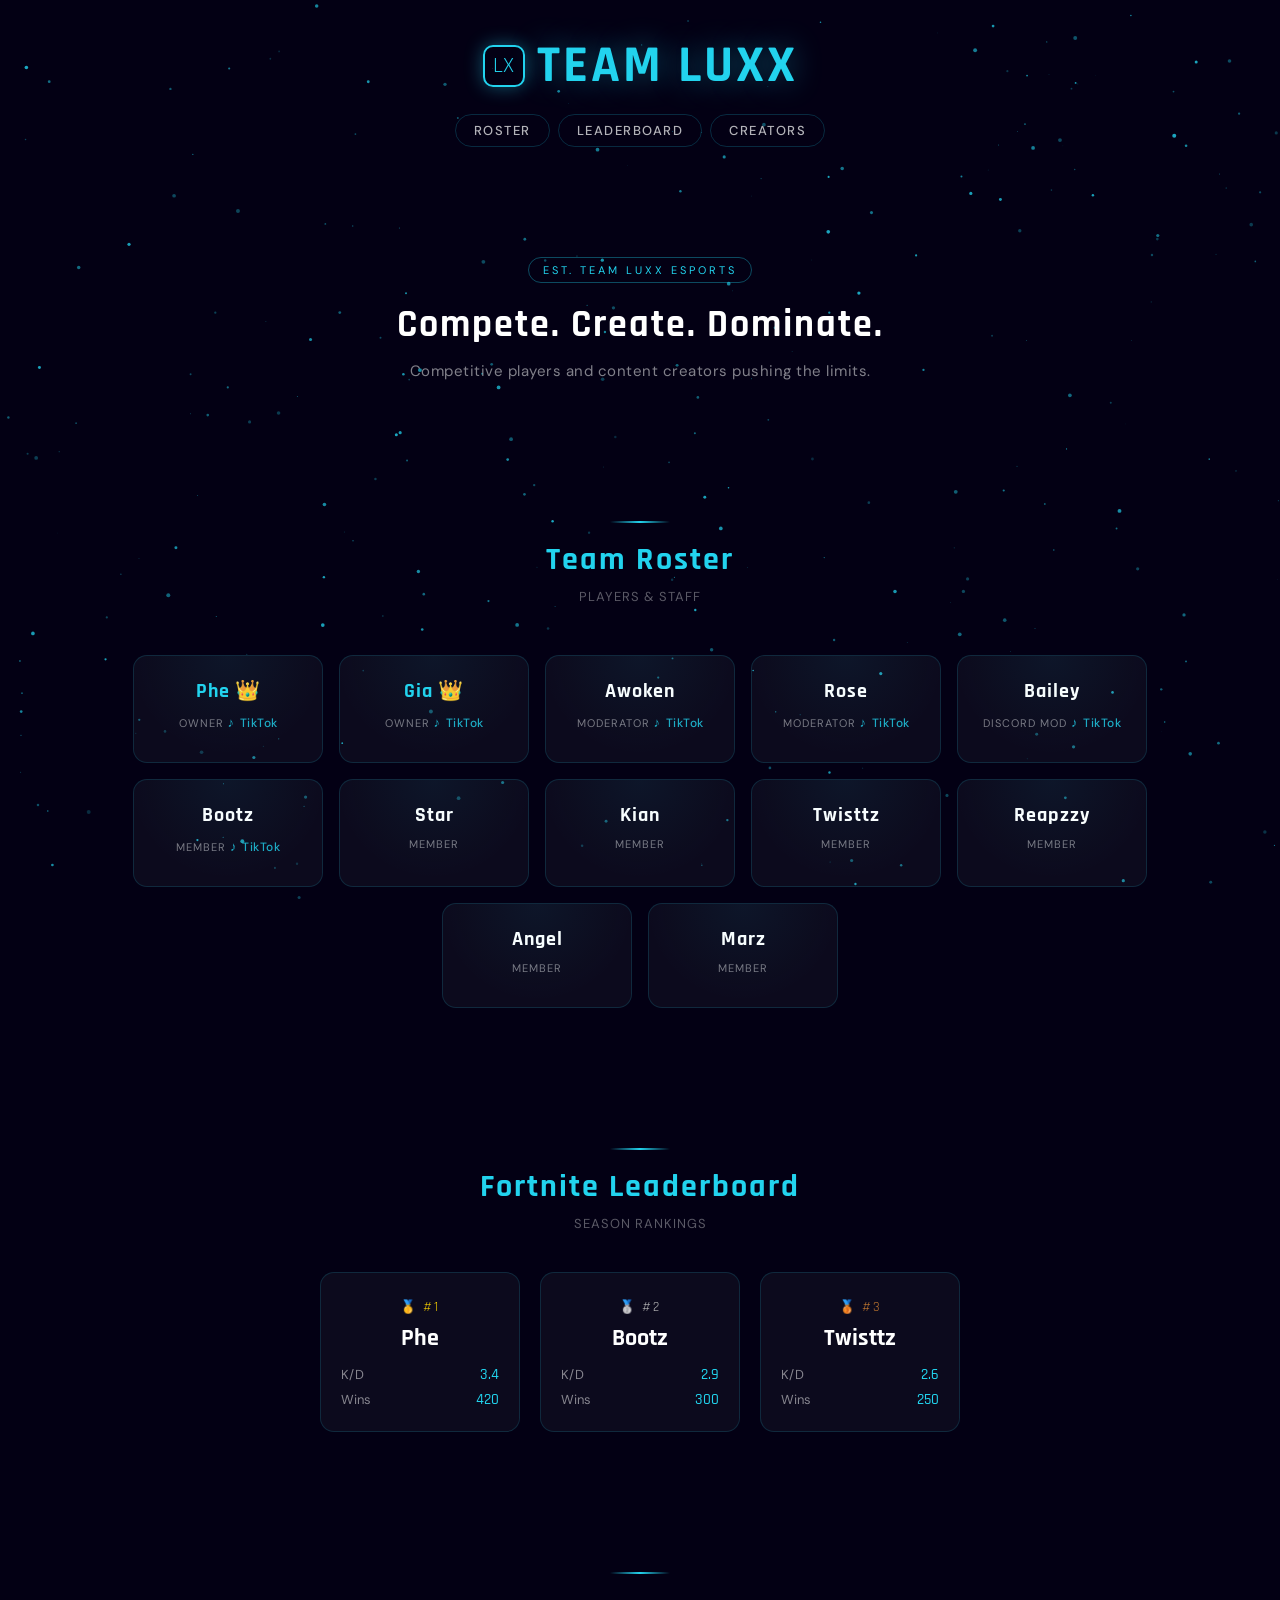
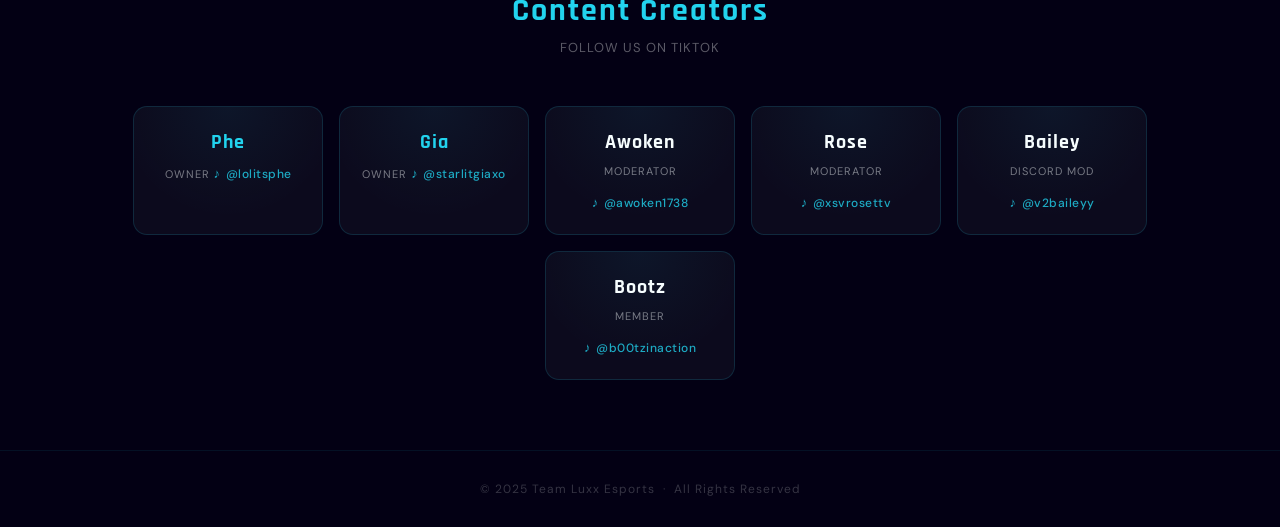
<file: index.html>
<!DOCTYPE html>
<html lang="en">
<head>
<meta charset="UTF-8">
<meta name="viewport" content="width=device-width, initial-scale=1.0">
<title>Team Luxx</title>
<link href="https://fonts.googleapis.com/css2?family=Rajdhani:wght@600;700&family=DM+Sans:wght@300;400;500&display=swap" rel="stylesheet">
<style>
:root {
  --cyan: #22D3EE;
  --cyan-dim: rgba(34,211,238,0.15);
  --cyan-glow: rgba(34,211,238,0.4);
  --bg: #030014;
  --card-bg: rgba(255,255,255,0.04);
}

*, *::before, *::after { box-sizing: border-box; margin: 0; padding: 0; }

body {
  font-family: 'DM Sans', sans-serif;
  background: var(--bg);
  color: white;
  text-align: center;
  overflow-x: hidden;
  min-height: 100vh;
}

/* ─── Galaxy canvas ─── */
#galaxy {
  position: fixed;
  inset: 0;
  width: 100%;
  height: 100%;
  z-index: -1;
}

/* ─── Header ─── */
header {
  padding: 40px 30px 20px;
  position: relative;
}

.logo-wrap {
  display: inline-flex;
  align-items: center;
  gap: 12px;
  margin-bottom: 6px;
}

.logo-icon {
  width: 42px;
  height: 42px;
  border: 2px solid var(--cyan);
  border-radius: 10px;
  display: flex;
  align-items: center;
  justify-content: center;
  font-family: 'Rajdhani', sans-serif;
  font-size: 22px;
  color: var(--cyan);
  box-shadow: 0 0 18px var(--cyan-glow);
}

h1 {
  font-family: 'Rajdhani', sans-serif;
  color: var(--cyan);
  font-size: 52px;
  letter-spacing: 3px;
  text-shadow: 0 0 30px var(--cyan-glow);
  line-height: 1;
}

nav {
  margin-top: 16px;
  display: flex;
  justify-content: center;
  gap: 8px;
  flex-wrap: wrap;
}

nav a {
  color: rgba(255,255,255,0.7);
  text-decoration: none;
  font-weight: 500;
  font-size: 13px;
  letter-spacing: 1.5px;
  text-transform: uppercase;
  padding: 7px 18px;
  border: 1px solid rgba(34,211,238,0.2);
  border-radius: 100px;
  transition: all 0.25s;
}

nav a:hover {
  color: var(--cyan);
  border-color: var(--cyan);
  background: var(--cyan-dim);
  box-shadow: 0 0 12px var(--cyan-glow);
}

/* ─── Hero ─── */
.hero {
  padding: 90px 20px 70px;
}

.hero h2 {
  font-family: 'Rajdhani', sans-serif;
  font-size: 38px;
  letter-spacing: 2px;
  color: white;
  margin-bottom: 12px;
}

.hero p {
  color: rgba(255,255,255,0.5);
  font-size: 15px;
  letter-spacing: 0.5px;
}

.hero-badge {
  display: inline-block;
  margin-bottom: 18px;
  font-size: 11px;
  letter-spacing: 3px;
  text-transform: uppercase;
  color: var(--cyan);
  border: 1px solid rgba(34,211,238,0.35);
  padding: 5px 14px;
  border-radius: 100px;
}

/* ─── Sections ─── */
section {
  padding: 70px 20px;
}

section h2 {
  font-family: 'Rajdhani', sans-serif;
  font-size: 32px;
  letter-spacing: 2px;
  color: var(--cyan);
  margin-bottom: 8px;
}

.section-sub {
  color: rgba(255,255,255,0.35);
  font-size: 13px;
  letter-spacing: 1px;
  margin-bottom: 40px;
  text-transform: uppercase;
}

/* ─── Cards ─── */
.cards {
  display: flex;
  flex-wrap: wrap;
  justify-content: center;
  gap: 16px;
  padding: 10px 10px 0;
  max-width: 1100px;
  margin: 0 auto;
}

.card {
  background: var(--card-bg);
  border: 1px solid rgba(34,211,238,0.15);
  border-radius: 14px;
  width: 190px;
  padding: 22px 18px;
  transition: transform 0.3s, box-shadow 0.3s, border-color 0.3s;
  position: relative;
  overflow: hidden;
}

.card::before {
  content: '';
  position: absolute;
  inset: 0;
  background: radial-gradient(circle at top center, rgba(34,211,238,0.06), transparent 70%);
  pointer-events: none;
}

.card:hover {
  transform: translateY(-7px);
  box-shadow: 0 8px 30px rgba(34,211,238,0.25);
  border-color: rgba(34,211,238,0.5);
}

.card h3 {
  font-family: 'Rajdhani', sans-serif;
  font-size: 20px;
  letter-spacing: 1px;
  margin-bottom: 4px;
  color: white;
}

.card h3.owner { color: var(--cyan); }

.role-badge {
  display: inline-block;
  font-size: 11px;
  letter-spacing: 1px;
  text-transform: uppercase;
  color: rgba(255,255,255,0.45);
  margin-bottom: 10px;
}

a.tiktok {
  display: inline-flex;
  align-items: center;
  gap: 5px;
  margin-top: 6px;
  color: var(--cyan);
  text-decoration: none;
  font-size: 12px;
  font-weight: 500;
  letter-spacing: 0.5px;
  opacity: 0.8;
  transition: opacity 0.2s;
}

a.tiktok:hover { opacity: 1; }

a.tiktok::before {
  content: '♪';
  font-size: 13px;
}

/* ─── Leaderboard ─── */
.leaderboard-cards {
  display: flex;
  flex-wrap: wrap;
  justify-content: center;
  gap: 20px;
  max-width: 700px;
  margin: 0 auto;
}

.lb-card {
  background: var(--card-bg);
  border: 1px solid rgba(34,211,238,0.15);
  border-radius: 14px;
  width: 200px;
  padding: 26px 20px 22px;
  transition: transform 0.3s, box-shadow 0.3s;
  position: relative;
}

.lb-card:hover {
  transform: translateY(-6px);
  box-shadow: 0 8px 30px rgba(34,211,238,0.2);
}

.rank-num {
  font-family: 'Rajdhani', sans-serif;
  font-size: 13px;
  letter-spacing: 2px;
  color: rgba(255,255,255,0.25);
  text-transform: uppercase;
  margin-bottom: 8px;
}

.lb-card.first .rank-num { color: #FFD700; }
.lb-card.second .rank-num { color: #C0C0C0; }
.lb-card.third .rank-num { color: #CD7F32; }

.lb-card h3 {
  font-family: 'Rajdhani', sans-serif;
  font-size: 24px;
  margin-bottom: 12px;
  color: white;
}

.lb-stat {
  display: flex;
  justify-content: space-between;
  align-items: center;
  font-size: 13px;
  color: rgba(255,255,255,0.5);
  margin-top: 6px;
}

.lb-stat span:last-child {
  color: var(--cyan);
  font-weight: 500;
  font-family: 'Rajdhani', sans-serif;
  font-size: 15px;
}

/* ─── Divider ─── */
.divider {
  width: 60px;
  height: 2px;
  background: linear-gradient(90deg, transparent, var(--cyan), transparent);
  margin: 0 auto 16px;
}

/* ─── Footer ─── */
footer {
  padding: 30px 20px;
  color: rgba(255,255,255,0.2);
  font-size: 12px;
  letter-spacing: 1px;
  border-top: 1px solid rgba(34,211,238,0.08);
}

/* ─── Responsive ─── */
@media (max-width: 500px) {
  h1 { font-size: 38px; }
  .hero h2 { font-size: 26px; }
  .card { width: 155px; }
}
</style>
</head>
<body>

<canvas id="galaxy"></canvas>

<header>
  <div class="logo-wrap">
    <div class="logo-icon">LX</div>
    <h1>TEAM LUXX</h1>
  </div>
  <nav>
    <a href="#roster">Roster</a>
    <a href="#leaderboard">Leaderboard</a>
    <a href="#content">Creators</a>
  </nav>
</header>

<section class="hero">
  <div class="hero-badge">Est. Team Luxx Esports</div>
  <h2>Compete. Create. Dominate.</h2>
  <p>Competitive players and content creators pushing the limits.</p>
</section>

<section id="roster">
  <div class="divider"></div>
  <h2>Team Roster</h2>
  <p class="section-sub">Players &amp; Staff</p>
  <div class="cards">
    <div class="card">
      <h3 class="owner">Phe 👑</h3>
      <div class="role-badge">Owner</div>
      <a class="tiktok" href="https://tiktok.com/@lolitsphe" target="_blank">TikTok</a>
    </div>
    <div class="card">
      <h3 class="owner">Gia 👑</h3>
      <div class="role-badge">Owner</div>
      <a class="tiktok" href="https://tiktok.com/@starlitgiaxo" target="_blank">TikTok</a>
    </div>
    <div class="card">
      <h3>Awoken</h3>
      <div class="role-badge">Moderator</div>
      <a class="tiktok" href="https://tiktok.com/@awoken1738" target="_blank">TikTok</a>
    </div>
    <div class="card">
      <h3>Rose</h3>
      <div class="role-badge">Moderator</div>
      <a class="tiktok" href="https://tiktok.com/@xsvrosettv" target="_blank">TikTok</a>
    </div>
    <div class="card">
      <h3>Bailey</h3>
      <div class="role-badge">Discord Mod</div>
      <a class="tiktok" href="https://tiktok.com/@v2baileyy" target="_blank">TikTok</a>
    </div>
    <div class="card">
      <h3>Bootz</h3>
      <div class="role-badge">Member</div>
      <a class="tiktok" href="https://tiktok.com/@b00tzinaction" target="_blank">TikTok</a>
    </div>
    <div class="card"><h3>Star</h3><div class="role-badge">Member</div></div>
    <div class="card"><h3>Kian</h3><div class="role-badge">Member</div></div>
    <div class="card"><h3>Twisttz</h3><div class="role-badge">Member</div></div>
    <div class="card"><h3>Reapzzy</h3><div class="role-badge">Member</div></div>
    <div class="card"><h3>Angel</h3><div class="role-badge">Member</div></div>
    <div class="card"><h3>Marz</h3><div class="role-badge">Member</div></div>
  </div>
</section>

<section id="leaderboard">
  <div class="divider"></div>
  <h2>Fortnite Leaderboard</h2>
  <p class="section-sub">Season Rankings</p>
  <div class="leaderboard-cards">
    <div class="lb-card first">
      <div class="rank-num">🥇 #1</div>
      <h3>Phe</h3>
      <div class="lb-stat"><span>K/D</span><span>3.4</span></div>
      <div class="lb-stat"><span>Wins</span><span>420</span></div>
    </div>
    <div class="lb-card second">
      <div class="rank-num">🥈 #2</div>
      <h3>Bootz</h3>
      <div class="lb-stat"><span>K/D</span><span>2.9</span></div>
      <div class="lb-stat"><span>Wins</span><span>300</span></div>
    </div>
    <div class="lb-card third">
      <div class="rank-num">🥉 #3</div>
      <h3>Twisttz</h3>
      <div class="lb-stat"><span>K/D</span><span>2.6</span></div>
      <div class="lb-stat"><span>Wins</span><span>250</span></div>
    </div>
  </div>
</section>

<section id="content">
  <div class="divider"></div>
  <h2>Content Creators</h2>
  <p class="section-sub">Follow us on TikTok</p>
  <div class="cards">
    <div class="card">
      <h3 class="owner">Phe</h3>
      <div class="role-badge">Owner</div>
      <a class="tiktok" href="https://tiktok.com/@lolitsphe" target="_blank">@lolitsphe</a>
    </div>
    <div class="card">
      <h3 class="owner">Gia</h3>
      <div class="role-badge">Owner</div>
      <a class="tiktok" href="https://tiktok.com/@starlitgiaxo" target="_blank">@starlitgiaxo</a>
    </div>
    <div class="card">
      <h3>Awoken</h3>
      <div class="role-badge">Moderator</div>
      <a class="tiktok" href="https://tiktok.com/@awoken1738" target="_blank">@awoken1738</a>
    </div>
    <div class="card">
      <h3>Rose</h3>
      <div class="role-badge">Moderator</div>
      <a class="tiktok" href="https://tiktok.com/@xsvrosettv" target="_blank">@xsvrosettv</a>
    </div>
    <div class="card">
      <h3>Bailey</h3>
      <div class="role-badge">Discord Mod</div>
      <a class="tiktok" href="https://tiktok.com/@v2baileyy" target="_blank">@v2baileyy</a>
    </div>
    <div class="card">
      <h3>Bootz</h3>
      <div class="role-badge">Member</div>
      <a class="tiktok" href="https://tiktok.com/@b00tzinaction" target="_blank">@b00tzinaction</a>
    </div>
  </div>
</section>

<footer>
  &copy; 2025 Team Luxx Esports &nbsp;·&nbsp; All Rights Reserved
</footer>

<script>
// ─── Galaxy ───────────────────────────────────────────────
const canvas = document.getElementById('galaxy');
const ctx = canvas.getContext('2d');

let stars = [];
let W, H;

function resize() {
  W = canvas.width = window.innerWidth;
  H = canvas.height = window.innerHeight;
  initStars();
}

function initStars() {
  stars = Array.from({ length: 280 }, () => ({
    x: Math.random() * W,
    y: Math.random() * H,
    r: Math.random() * 1.8 + 0.2,
    speed: Math.random() * 0.35 + 0.05,
    opacity: Math.random() * 0.6 + 0.2
  }));
}

function drawStars() {
  ctx.clearRect(0, 0, W, H);
  stars.forEach(s => {
    ctx.globalAlpha = s.opacity;
    ctx.fillStyle = '#22D3EE';
    ctx.beginPath();
    ctx.arc(s.x, s.y, s.r, 0, Math.PI * 2);
    ctx.fill();
    s.y += s.speed;
    if (s.y > H) { s.y = 0; s.x = Math.random() * W; }
  });
  ctx.globalAlpha = 1;
  requestAnimationFrame(drawStars);
}

window.addEventListener('resize', resize);
resize();
drawStars();
</script>
</body>
</html>
</file>
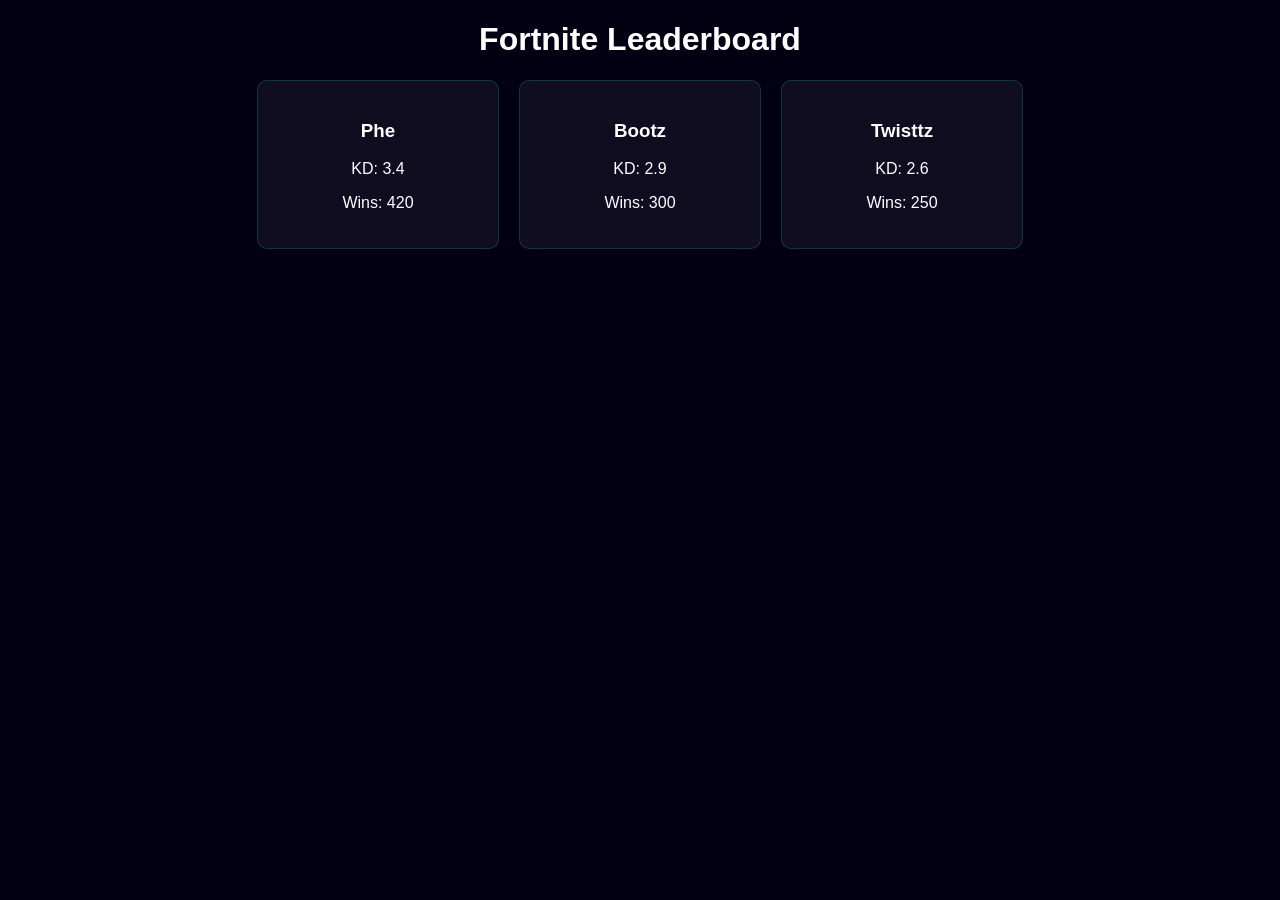
<file: leaderboard.html>
<!DOCTYPE html>
<html>
<head>
<title>Team Luxx Leaderboard</title>
<link rel="stylesheet" href="css/style.css">
</head>

<body>

<h1>Fortnite Leaderboard</h1>

<div class="cards">

<div class="card">
<h3>Phe</h3>
<p>KD: 3.4</p>
<p>Wins: 420</p>
</div>

<div class="card">
<h3>Bootz</h3>
<p>KD: 2.9</p>
<p>Wins: 300</p>
</div>

<div class="card">
<h3>Twisttz</h3>
<p>KD: 2.6</p>
<p>Wins: 250</p>
</div>

</div>

</body>
</html>
</file>
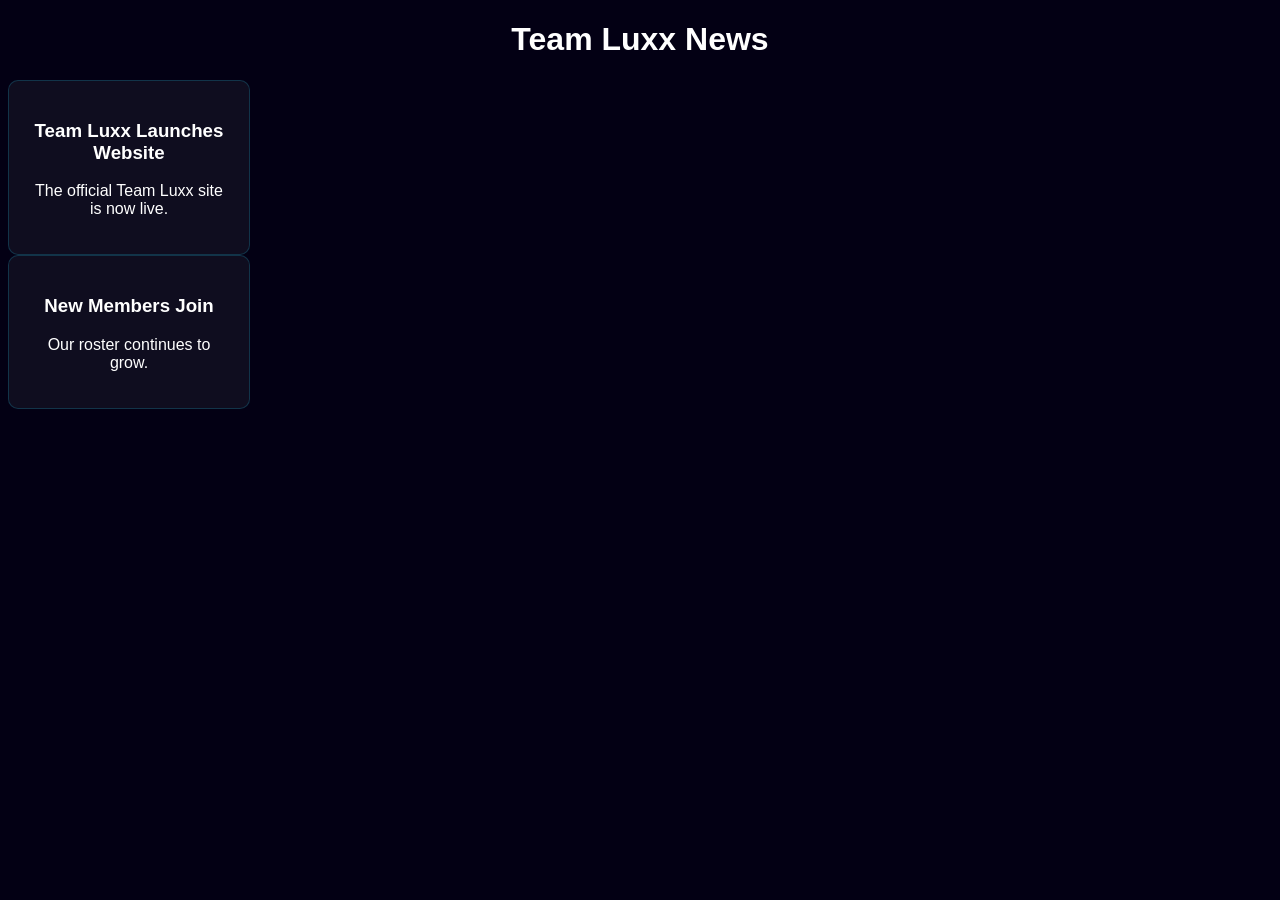
<file: news.html>
<!DOCTYPE html>
<html>
<head>
<title>Team Luxx News</title>
<link rel="stylesheet" href="css/style.css">
</head>

<body>

<h1>Team Luxx News</h1>

<div class="card">
<h3>Team Luxx Launches Website</h3>
<p>The official Team Luxx site is now live.</p>
</div>

<div class="card">
<h3>New Members Join</h3>
<p>Our roster continues to grow.</p>
</div>

</body>
</html>
</file>
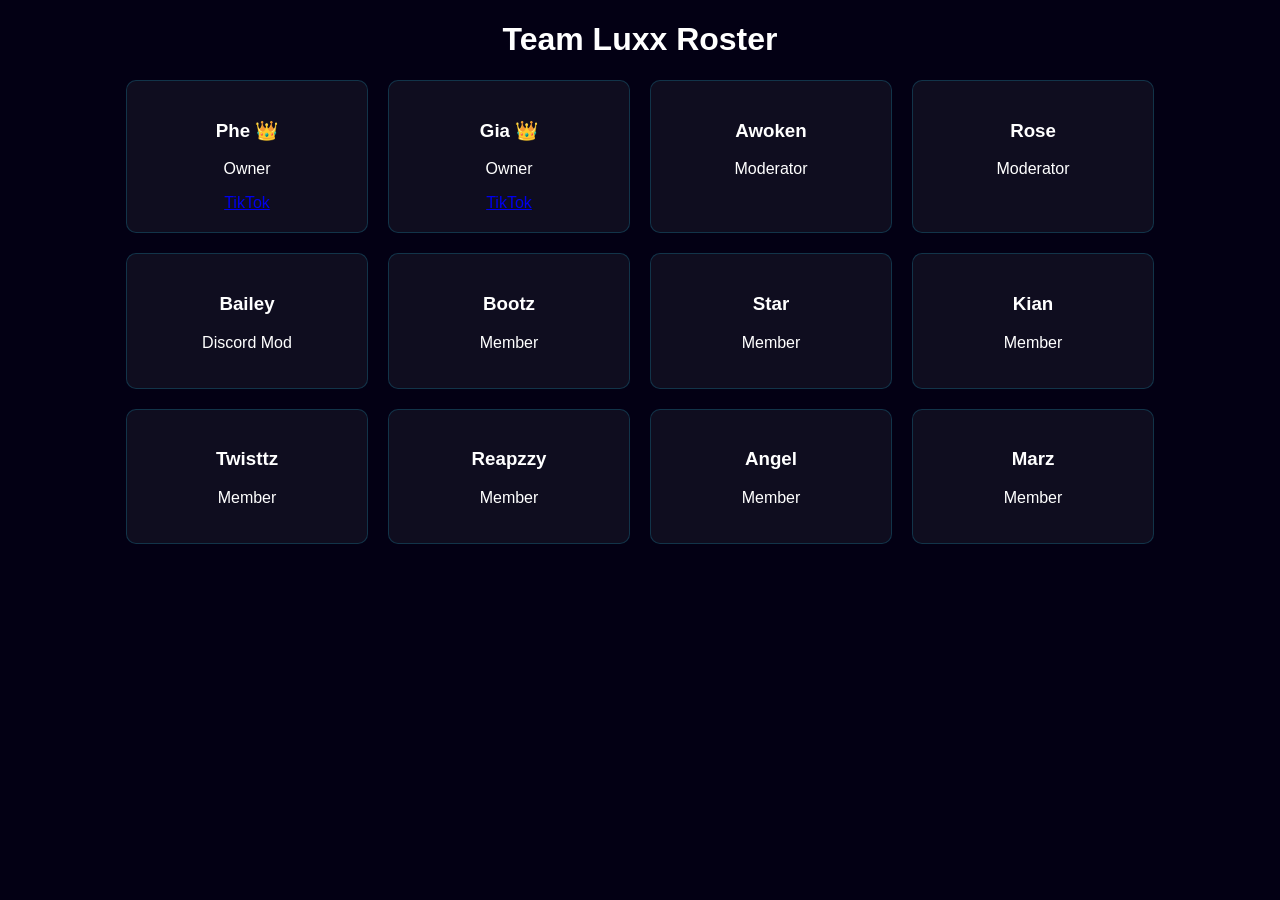
<file: roster.html>
<!DOCTYPE html>
<html>
<head>
<title>Team Luxx Roster</title>
<link rel="stylesheet" href="css/style.css">
</head>

<body>

<h1>Team Luxx Roster</h1>

<div class="cards">

<div class="card">
<h3>Phe 👑</h3>
<p>Owner</p>
<a href="https://tiktok.com/@lolitsphe">TikTok</a>
</div>

<div class="card">
<h3>Gia 👑</h3>
<p>Owner</p>
<a href="https://tiktok.com/@starlitgiaxo">TikTok</a>
</div>

<div class="card">
<h3>Awoken</h3>
<p>Moderator</p>
</div>

<div class="card">
<h3>Rose</h3>
<p>Moderator</p>
</div>

<div class="card">
<h3>Bailey</h3>
<p>Discord Mod</p>
</div>

<div class="card">
<h3>Bootz</h3>
<p>Member</p>
</div>

<div class="card">
<h3>Star</h3>
<p>Member</p>
</div>

<div class="card">
<h3>Kian</h3>
<p>Member</p>
</div>

<div class="card">
<h3>Twisttz</h3>
<p>Member</p>
</div>

<div class="card">
<h3>Reapzzy</h3>
<p>Member</p>
</div>

<div class="card">
<h3>Angel</h3>
<p>Member</p>
</div>

<div class="card">
<h3>Marz</h3>
<p>Member</p>
</div>

</div>

</body>
</html>
</file>
<file: css/style.css>
body{
background:#030014;
color:white;
font-family:Arial;
text-align:center;
}

nav a{
margin:10px;
color:#22D3EE;
text-decoration:none;
}

.cards{
display:flex;
flex-wrap:wrap;
justify-content:center;
gap:20px;
}

.card{
background:rgba(255,255,255,0.05);
padding:20px;
border-radius:10px;
width:200px;
border:1px solid #22D3EE33;
transition:.3s;
}

.card:hover{
transform:translateY(-5px);
box-shadow:0 0 15px #22D3EE;
}
</file>
